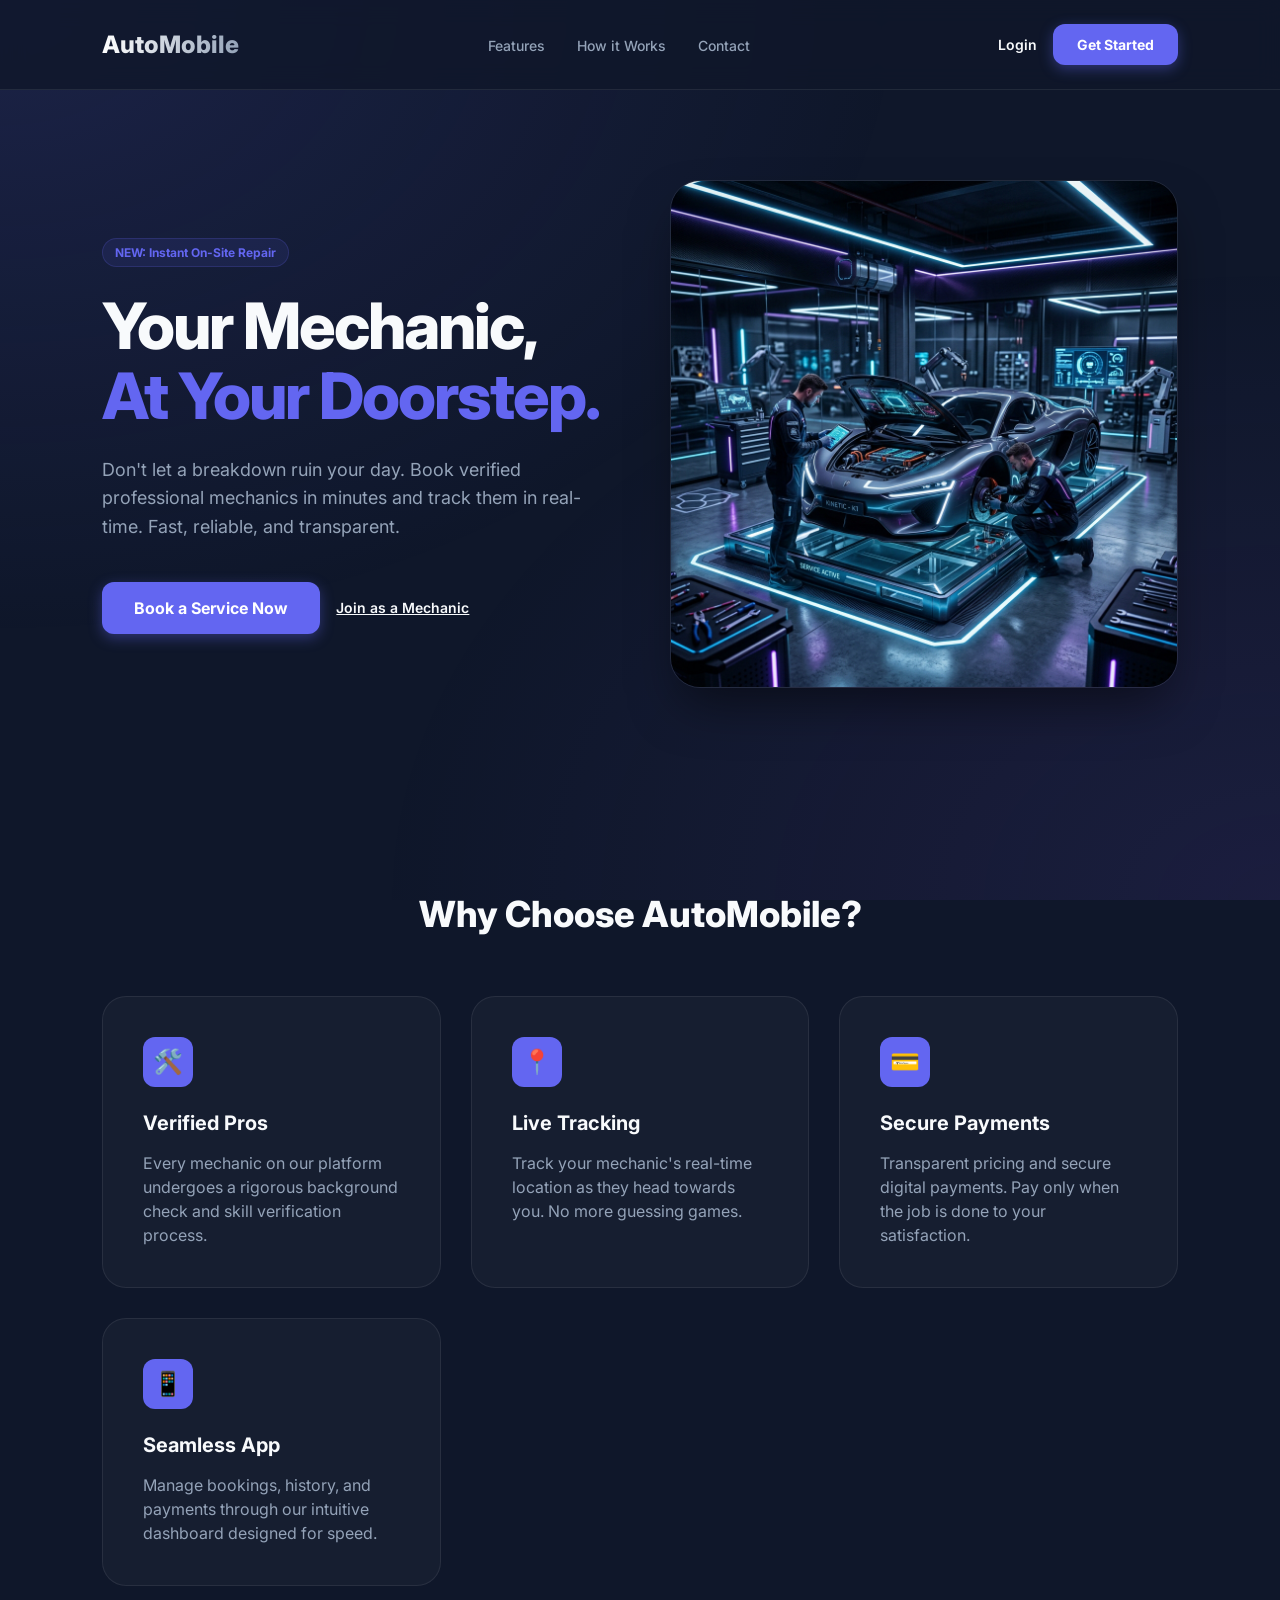
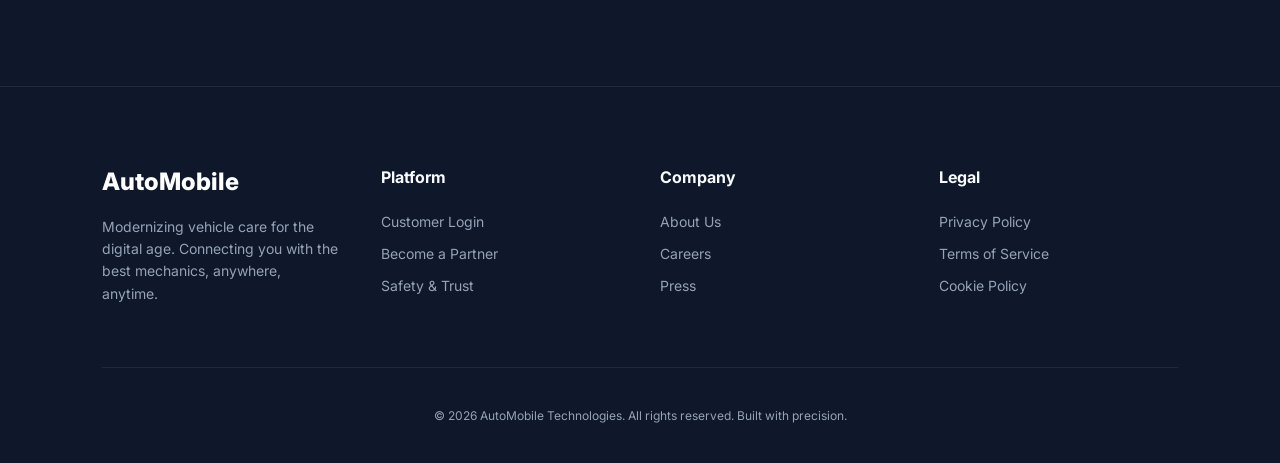
<file: templates/index.html>
<!DOCTYPE html>
<html lang="en">
<head>
    <meta charset="UTF-8">
    <meta name="viewport" content="width=device-width, initial-scale=1.0">
    <meta name="description" content="AutoMobile - The ultimate platform for on-demand mechanic services. Book verified professionals, track real-time, and get your vehicle fixed at your doorstep.">
    <title>AutoMobile | On-Demand Mechanic Services & Vehicle Care</title>
    
    <!-- Fonts -->
    <link rel="preconnect" href="https://fonts.googleapis.com">
    <link rel="preconnect" href="https://fonts.gstatic.com" crossorigin>
    <link href="https://fonts.googleapis.com/css2?family=Inter:wght@400;500;600;700;800&display=swap" rel="stylesheet">
    
    <!-- Styles -->
    <link rel="stylesheet" href="/static/css/landing.css">
</head>
<body>
    <div class="bg-glow"></div>

    <nav>
        <a href="/" class="logo">AutoMobile</a>
        <ul class="nav-links">
            <li><a href="#features">Features</a></li>
            <li><a href="#how-it-works">How it Works</a></li>
            <li><a href="#contact">Contact</a></li>
        </ul>
        <div class="nav-actions">
            <a href="/login/" class="btn-ghost">Login</a>
            <a href="/signup/" class="btn-primary">Get Started</a>
        </div>
    </nav>

    <header class="hero">
        <div class="hero-content reveal">
            <span class="hero-tag">NEW: Instant On-Site Repair</span>
            <h1>Your Mechanic, <br><span style="color: var(--primary)">At Your Doorstep.</span></h1>
            <p>Don't let a breakdown ruin your day. Book verified professional mechanics in minutes and track them in real-time. Fast, reliable, and transparent.</p>
            <div class="nav-actions">
                <a href="/signup/" class="btn-primary" style="padding: 16px 32px; font-size: 16px;">Book a Service Now</a>
                <a href="/signup/?role=mechanic" class="btn-ghost" style="text-decoration: underline;">Join as a Mechanic</a>
            </div>
        </div>
        <div class="hero-image reveal" style="animation-delay: 0.2s;">
            <img src="/static/images/hero_preview.png" alt="Futuristic Garage with Modern Car" onerror="this.src='https://images.unsplash.com/photo-1486262715619-67b85e0b08d3?q=80&w=2070&auto=format&fit=crop'">
        </div>
    </header>

    <section id="features" class="features">
        <h2 class="section-title reveal">Why Choose AutoMobile?</h2>
        <div class="features-grid">
            <div class="feature-card reveal" style="animation-delay: 0.1s;">
                <div class="feature-icon">🛠️</div>
                <h3>Verified Pros</h3>
                <p>Every mechanic on our platform undergoes a rigorous background check and skill verification process.</p>
            </div>
            <div class="feature-card reveal" style="animation-delay: 0.2s;">
                <div class="feature-icon">📍</div>
                <h3>Live Tracking</h3>
                <p>Track your mechanic's real-time location as they head towards you. No more guessing games.</p>
            </div>
            <div class="feature-card reveal" style="animation-delay: 0.3s;">
                <div class="feature-icon">💳</div>
                <h3>Secure Payments</h3>
                <p>Transparent pricing and secure digital payments. Pay only when the job is done to your satisfaction.</p>
            </div>
            <div class="feature-card reveal" style="animation-delay: 0.4s;">
                <div class="feature-icon">📱</div>
                <h3>Seamless App</h3>
                <p>Manage bookings, history, and payments through our intuitive dashboard designed for speed.</p>
            </div>
        </div>
    </section>

    <footer>
        <div class="footer-content">
            <div class="footer-info">
                <a href="/" class="footer-logo">AutoMobile</a>
                <p class="footer-text">Modernizing vehicle care for the digital age. Connecting you with the best mechanics, anywhere, anytime.</p>
            </div>
            <div class="footer-links">
                <h4>Platform</h4>
                <ul>
                    <li><a href="/login/">Customer Login</a></li>
                    <li><a href="/signup/?role=mechanic">Become a Partner</a></li>
                    <li><a href="#">Safety & Trust</a></li>
                </ul>
            </div>
            <div class="footer-links">
                <h4>Company</h4>
                <ul>
                    <li><a href="#">About Us</a></li>
                    <li><a href="#">Careers</a></li>
                    <li><a href="#">Press</a></li>
                </ul>
            </div>
            <div class="footer-links">
                <h4>Legal</h4>
                <ul>
                    <li><a href="#">Privacy Policy</a></li>
                    <li><a href="#">Terms of Service</a></li>
                    <li><a href="#">Cookie Policy</a></li>
                </ul>
            </div>
        </div>
        <div class="copyright">
            &copy; 2026 AutoMobile Technologies. All rights reserved. Built with precision.
        </div>
    </footer>

    <script>
        // Simple scroll reveal
        document.addEventListener('DOMContentLoaded', () => {
            const observer = new IntersectionObserver((entries) => {
                entries.forEach(entry => {
                    if (entry.isIntersecting) {
                        entry.target.classList.add('reveal');
                    }
                });
            }, { threshold: 0.1 });

            document.querySelectorAll('.reveal').forEach(el => observer.observe(el));
        });
    </script>
</body>
</html>
</file>
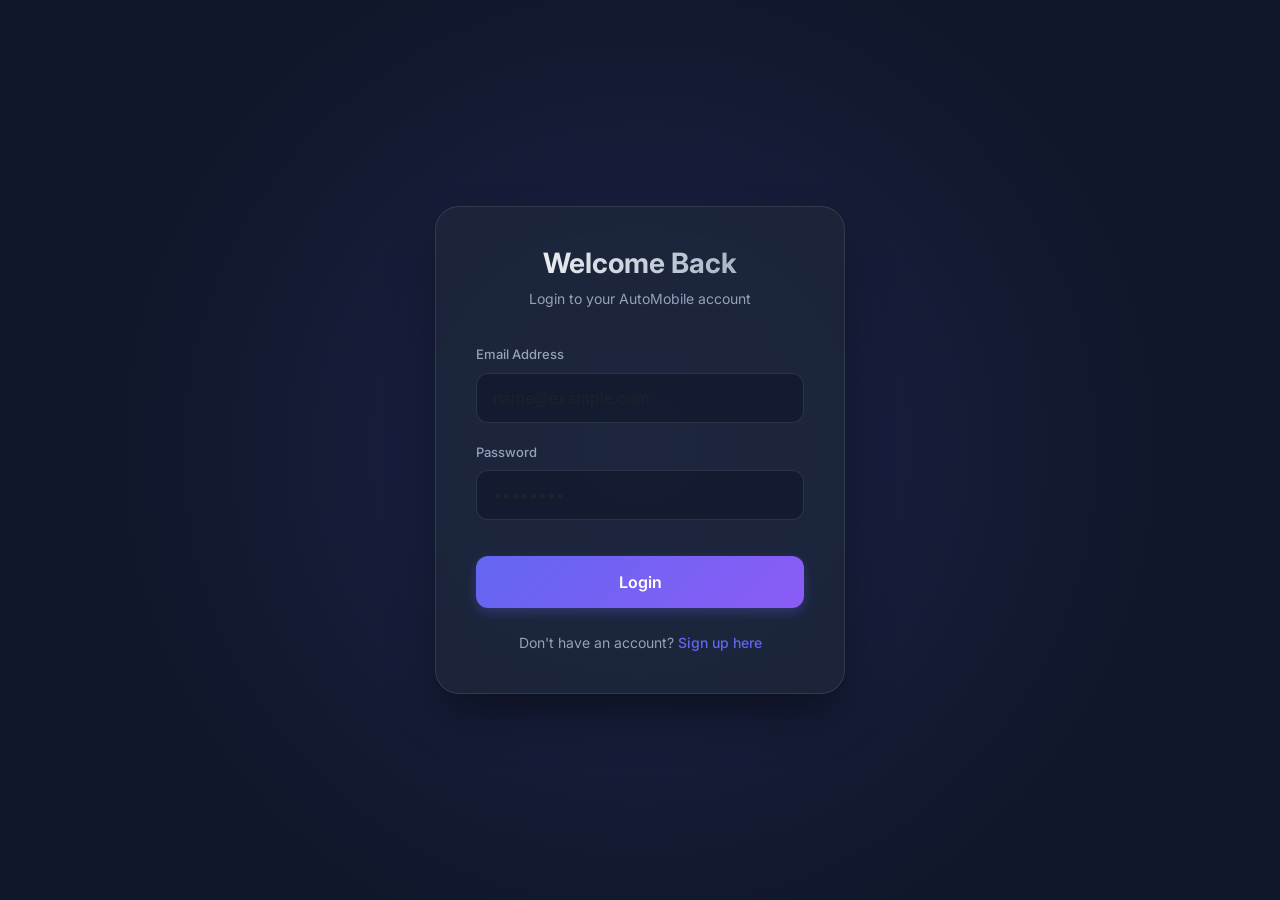
<file: templates/login.html>
<!DOCTYPE html>
<html lang="en">
<head>
    <meta charset="UTF-8">
    <title>AutoMobile - Login</title>
    <link href="https://cdn.jsdelivr.net/npm/bootstrap@5.3.2/dist/css/bootstrap.min.css" rel="stylesheet">
    <link href="/static/css/auth.css" rel="stylesheet">
    <script src="https://code.jquery.com/jquery-3.7.1.min.js"></script>
</head>
<body>
    <div class="auth-container">
        <div class="auth-card">
            <div class="auth-header">
                <h1>Welcome Back</h1>
                <p>Login to your AutoMobile account</p>
            </div>
            <form id="login-form">
                <div class="mb-3">
                    <label class="form-label">Email Address</label>
                    <input type="email" class="form-control" name="email" placeholder="name@example.com" required>
                </div>
                <div class="mb-4">
                    <label class="form-label">Password</label>
                    <input type="password" class="form-control" name="password" placeholder="••••••••" required>
                </div>
                <button type="submit" class="btn btn-auth">Login</button>
                <div id="login-message"></div>
            </form>
            <div class="auth-footer">
                Don't have an account? <a href="/signup/">Sign up here</a>
            </div>
        </div>
    </div>
    <script src="/static/js/api.js"></script>
</body>
</html>
</file>
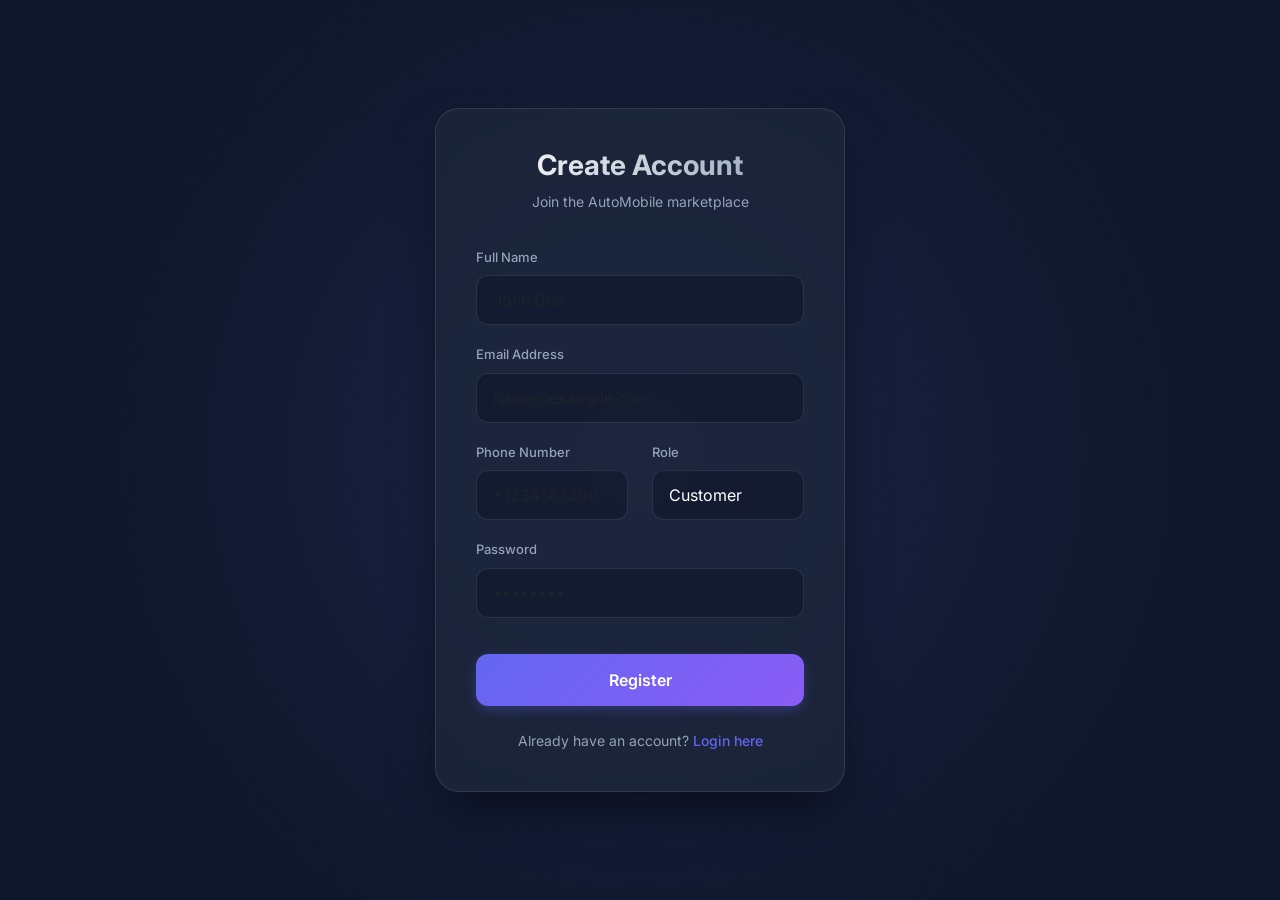
<file: templates/signup.html>
<!DOCTYPE html>
<html lang="en">
<head>
    <meta charset="UTF-8">
    <title>AutoMobile - Sign Up</title>
    <link href="https://cdn.jsdelivr.net/npm/bootstrap@5.3.2/dist/css/bootstrap.min.css" rel="stylesheet">
    <link href="/static/css/auth.css" rel="stylesheet">
    <script src="https://code.jquery.com/jquery-3.7.1.min.js"></script>
</head>
<body>
    <div class="auth-container">
        <div class="auth-card">
            <div class="auth-header">
                <h1>Create Account</h1>
                <p>Join the AutoMobile marketplace</p>
            </div>
            <form id="register-form">
                <div class="row">
                    <div class="col-md-12 mb-3">
                        <label class="form-label">Full Name</label>
                        <input type="text" class="form-control" name="name" placeholder="John Doe" required>
                    </div>
                </div>
                <div class="mb-3">
                    <label class="form-label">Email Address</label>
                    <input type="email" class="form-control" name="email" placeholder="name@example.com" required>
                </div>
                <div class="row">
                    <div class="col-md-6 mb-3">
                        <label class="form-label">Phone Number</label>
                        <input type="text" class="form-control" name="phone" placeholder="+1234567890">
                    </div>
                    <div class="col-md-6 mb-3">
                        <label class="form-label">Role</label>
                        <select class="form-select" name="role">
                            <option value="customer">Customer</option>
                            <option value="mechanic">Mechanic</option>
                        </select>
                    </div>
                </div>
                <div class="mb-4">
                    <label class="form-label">Password</label>
                    <input type="password" class="form-control" name="password" placeholder="••••••••" required>
                </div>
                <button type="submit" class="btn btn-auth">Register</button>
                <div id="register-message"></div>
            </form>
            <div class="auth-footer">
                Already have an account? <a href="/login/">Login here</a>
            </div>
        </div>
    </div>
    <script src="/static/js/api.js"></script>
</body>
</html>
</file>
<file: static/css/landing.css>
:root {
    --primary: #6366f1;
    --primary-hover: #4f46e5;
    --secondary: #8b5cf6;
    --bg-dark: #0f172a;
    --card-bg: rgba(30, 41, 59, 0.6);
    --text-main: #f8fafc;
    --text-dim: #94a3b8;
    --accent: #10b981;
    --glass: rgba(255, 255, 255, 0.03);
    --border: rgba(255, 255, 255, 0.08);
}

* {
    margin: 0;
    padding: 0;
    box-sizing: border-box;
    font-family: 'Inter', sans-serif;
}

body {
    background-color: var(--bg-dark);
    color: var(--text-main);
    overflow-x: hidden;
}

/* Background Gradients */
.bg-glow {
    position: fixed;
    top: 0;
    left: 0;
    width: 100%;
    height: 100%;
    z-index: -1;
    background-image: 
        radial-gradient(at 0% 0%, rgba(99, 102, 241, 0.15) 0px, transparent 50%),
        radial-gradient(at 100% 100%, rgba(139, 92, 246, 0.1) 0px, transparent 50%);
    pointer-events: none;
}

/* Navbar */
nav {
    display: flex;
    justify-content: space-between;
    align-items: center;
    padding: 24px 8%;
    background: rgba(15, 23, 42, 0.8);
    backdrop-filter: blur(12px);
    position: fixed;
    top: 0;
    width: 100%;
    z-index: 1000;
    border-bottom: 1px solid var(--border);
}

.logo {
    font-size: 24px;
    font-weight: 800;
    background: linear-gradient(to right, #fff, var(--text-dim));
    -webkit-background-clip: text;
    -webkit-text-fill-color: transparent;
    text-decoration: none;
}

.nav-links {
    display: flex;
    gap: 32px;
    list-style: none;
}

.nav-links a {
    color: var(--text-dim);
    text-decoration: none;
    font-weight: 500;
    transition: 0.3s;
    font-size: 14px;
}

.nav-links a:hover {
    color: var(--text-main);
}

.nav-actions {
    display: flex;
    gap: 16px;
    align-items: center;
}

.btn-ghost {
    color: var(--text-main);
    text-decoration: none;
    font-weight: 600;
    font-size: 14px;
}

.btn-primary {
    background: var(--primary);
    color: white;
    padding: 12px 24px;
    border-radius: 12px;
    text-decoration: none;
    font-weight: 700;
    font-size: 14px;
    transition: 0.3s;
    box-shadow: 0 4px 14px 0 rgba(99, 102, 241, 0.39);
}

.btn-primary:hover {
    background: var(--primary-hover);
    transform: translateY(-2px);
}

/* Hero Section */
.hero {
    padding: 180px 8% 100px;
    display: flex;
    align-items: center;
    gap: 60px;
}

.hero-content {
    flex: 1;
}

.hero-tag {
    display: inline-block;
    padding: 6px 12px;
    background: rgba(99, 102, 241, 0.1);
    color: var(--primary);
    border-radius: 20px;
    font-size: 12px;
    font-weight: 700;
    margin-bottom: 24px;
    border: 1px solid rgba(99, 102, 241, 0.2);
}

.hero h1 {
    font-size: 64px;
    font-weight: 800;
    line-height: 1.1;
    margin-bottom: 24px;
    letter-spacing: -2px;
}

.hero p {
    font-size: 18px;
    color: var(--text-dim);
    margin-bottom: 40px;
    line-height: 1.6;
    max-width: 500px;
}

.hero-image {
    flex: 1;
    position: relative;
}

.hero-image img {
    width: 100%;
    border-radius: 30px;
    box-shadow: 0 25px 50px -12px rgba(0, 0, 0, 0.5);
    border: 1px solid var(--border);
}

/* Features */
.features {
    padding: 100px 8%;
    text-align: center;
}

.section-title {
    font-size: 36px;
    font-weight: 800;
    margin-bottom: 60px;
}

.features-grid {
    display: grid;
    grid-template-columns: repeat(auto-fit, minmax(280px, 1fr));
    gap: 30px;
}

.feature-card {
    background: var(--glass);
    padding: 40px;
    border-radius: 24px;
    border: 1px solid var(--border);
    transition: 0.3s;
    text-align: left;
}

.feature-card:hover {
    background: rgba(255, 255, 255, 0.05);
    transform: translateY(-10px);
    border-color: var(--primary);
}

.feature-icon {
    width: 50px;
    height: 50px;
    background: var(--primary);
    border-radius: 12px;
    display: flex;
    align-items: center;
    justify-content: center;
    margin-bottom: 24px;
    font-size: 24px;
}

.feature-card h3 {
    font-size: 20px;
    margin-bottom: 16px;
}

.feature-card p {
    color: var(--text-dim);
    line-height: 1.5;
}

/* Footer */
footer {
    padding: 80px 8% 40px;
    border-top: 1px solid var(--border);
}

.footer-content {
    display: grid;
    grid-template-columns: repeat(auto-fit, minmax(200px, 1fr));
    gap: 40px;
    margin-bottom: 60px;
}

.footer-logo {
    font-size: 24px;
    font-weight: 800;
    margin-bottom: 20px;
    display: block;
    color: white;
    text-decoration: none;
}

.footer-text {
    color: var(--text-dim);
    font-size: 14px;
    line-height: 1.6;
}

.footer-links h4 {
    margin-bottom: 24px;
    font-size: 16px;
}

.footer-links ul {
    list-style: none;
}

.footer-links li {
    margin-bottom: 12px;
}

.footer-links a {
    color: var(--text-dim);
    text-decoration: none;
    font-size: 14px;
    transition: 0.3s;
}

.footer-links a:hover {
    color: var(--text-main);
}

.copyright {
    text-align: center;
    color: var(--text-dim);
    font-size: 12px;
    border-top: 1px solid var(--border);
    padding-top: 40px;
}

/* Animations */
@keyframes fadeInUp {
    from {
        opacity: 0;
        transform: translateY(30px);
    }
    to {
        opacity: 1;
        transform: translateY(0);
    }
}

.reveal {
    animation: fadeInUp 0.8s ease forwards;
}

@media (max-width: 992px) {
    .hero {
        flex-direction: column;
        padding-top: 140px;
        text-align: center;
    }
    .hero p {
        margin-left: auto;
        margin-right: auto;
    }
    .hero h1 {
        font-size: 48px;
    }
    .nav-links {
        display: none;
    }
}
</file>
<file: static/css/auth.css>
@import url('https://fonts.googleapis.com/css2?family=Inter:wght@300;400;500;600;700&display=swap');

:root {
    --primary-glow: radial-gradient(circle, rgba(99, 102, 241, 0.15) 0%, rgba(15, 23, 42, 0) 70%);
    --accent-color: #6366f1;
    --accent-hover: #4f46e5;
    --text-primary: #f8fafc;
    --text-secondary: #94a3b8;
    --glass-bg: rgba(30, 41, 59, 0.7);
    --glass-border: rgba(255, 255, 255, 0.1);
}

body {
    font-family: 'Inter', sans-serif;
    background: #0f172a;
    color: var(--text-primary);
    min-height: 100vh;
    display: flex;
    align-items: center;
    justify-content: center;
    margin: 0;
    overflow-x: hidden;
    position: relative;
}

body::before {
    content: '';
    position: absolute;
    top: 0;
    left: 0;
    width: 100%;
    height: 100%;
    background: var(--primary-glow);
    z-index: -1;
    pointer-events: none;
}

.auth-container {
    width: 100%;
    max-width: 450px;
    padding: 20px;
}

.auth-card {
    background: var(--glass-bg);
    backdrop-filter: blur(12px);
    -webkit-backdrop-filter: blur(12px);
    border: 1px solid var(--glass-border);
    border-radius: 24px;
    padding: 40px;
    box-shadow: 0 25px 50px -12px rgba(0, 0, 0, 0.5);
    animation: fadeIn 0.6s ease-out;
}

@keyframes fadeIn {
    from { opacity: 0; transform: translateY(20px); }
    to { opacity: 1; transform: translateY(0); }
}

.auth-header {
    text-align: center;
    margin-bottom: 32px;
}

.auth-header h1 {
    font-size: 28px;
    font-weight: 700;
    margin-bottom: 8px;
    background: linear-gradient(to right, #fff, #94a3b8);
    -webkit-background-clip: text;
    -webkit-text-fill-color: transparent;
}

.auth-header p {
    color: var(--text-secondary);
    font-size: 14px;
}

.form-label {
    color: var(--text-secondary);
    font-size: 13px;
    font-weight: 500;
    margin-bottom: 8px;
}

.form-control, .form-select {
    background: rgba(15, 23, 42, 0.6) !important;
    border: 1px solid var(--glass-border) !important;
    border-radius: 12px !important;
    color: #fff !important;
    padding: 12px 16px !important;
    transition: all 0.3s ease !important;
}

.form-control:focus, .form-select:focus {
    background: rgba(15, 23, 42, 0.8) !important;
    border-color: var(--accent-color) !important;
    box-shadow: 0 0 0 4px rgba(99, 102, 241, 0.2) !important;
    outline: none !important;
}

.btn-auth {
    background: linear-gradient(135deg, var(--accent-color) 0%, #8b5cf6 100%);
    border: none;
    border-radius: 12px;
    color: white;
    font-weight: 600;
    padding: 14px;
    width: 100%;
    margin-top: 12px;
    transition: all 0.3s ease;
    box-shadow: 0 4px 12px rgba(99, 102, 241, 0.3);
}

.btn-auth:hover {
    transform: translateY(-2px);
    box-shadow: 0 6px 20px rgba(99, 102, 241, 0.4);
    filter: brightness(1.1);
}

.btn-auth:active {
    transform: translateY(0);
}

.auth-footer {
    text-align: center;
    margin-top: 24px;
    font-size: 14px;
    color: var(--text-secondary);
}

.auth-footer a {
    color: var(--accent-color);
    text-decoration: none;
    font-weight: 500;
    transition: color 0.3s ease;
}

.auth-footer a:hover {
    color: #8b5cf6;
    text-decoration: underline;
}

/* OTP specific */
.otp-input-group {
    display: flex;
    gap: 10px;
    justify-content: center;
    margin: 24px 0;
}

.resend-container {
    text-align: center;
    margin-top: 16px;
    font-size: 13px;
    color: var(--text-secondary);
}

#verify-message, #login-message, #register-message {
    font-size: 14px;
    text-align: center;
    border-radius: 8px;
    margin-top: 16px;
}

.alert-success {
    background: rgba(34, 197, 94, 0.15);
    border: 1px solid rgba(34, 197, 94, 0.3);
    color: #4ade80;
}

.alert-danger {
    background: rgba(239, 68, 68, 0.15);
    border: 1px solid rgba(239, 68, 68, 0.3);
    color: #f87171;
}
</file>
